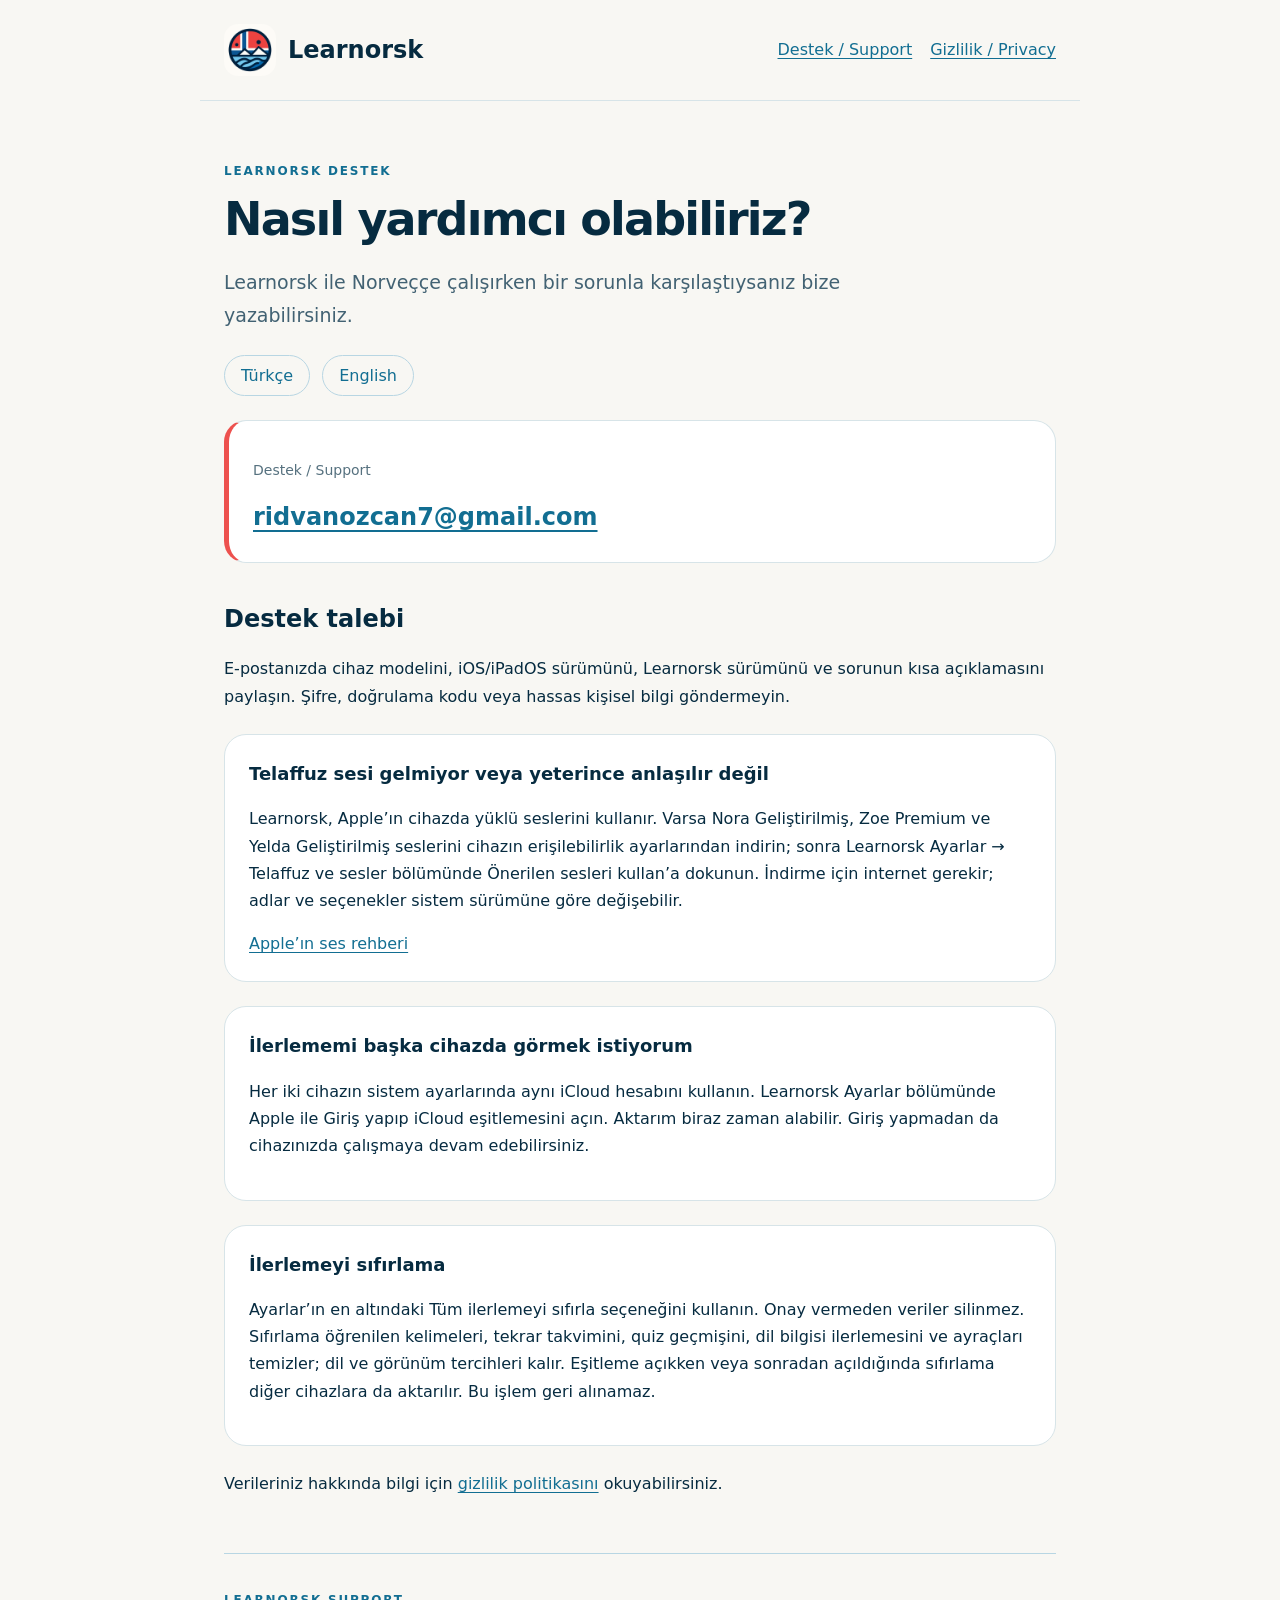
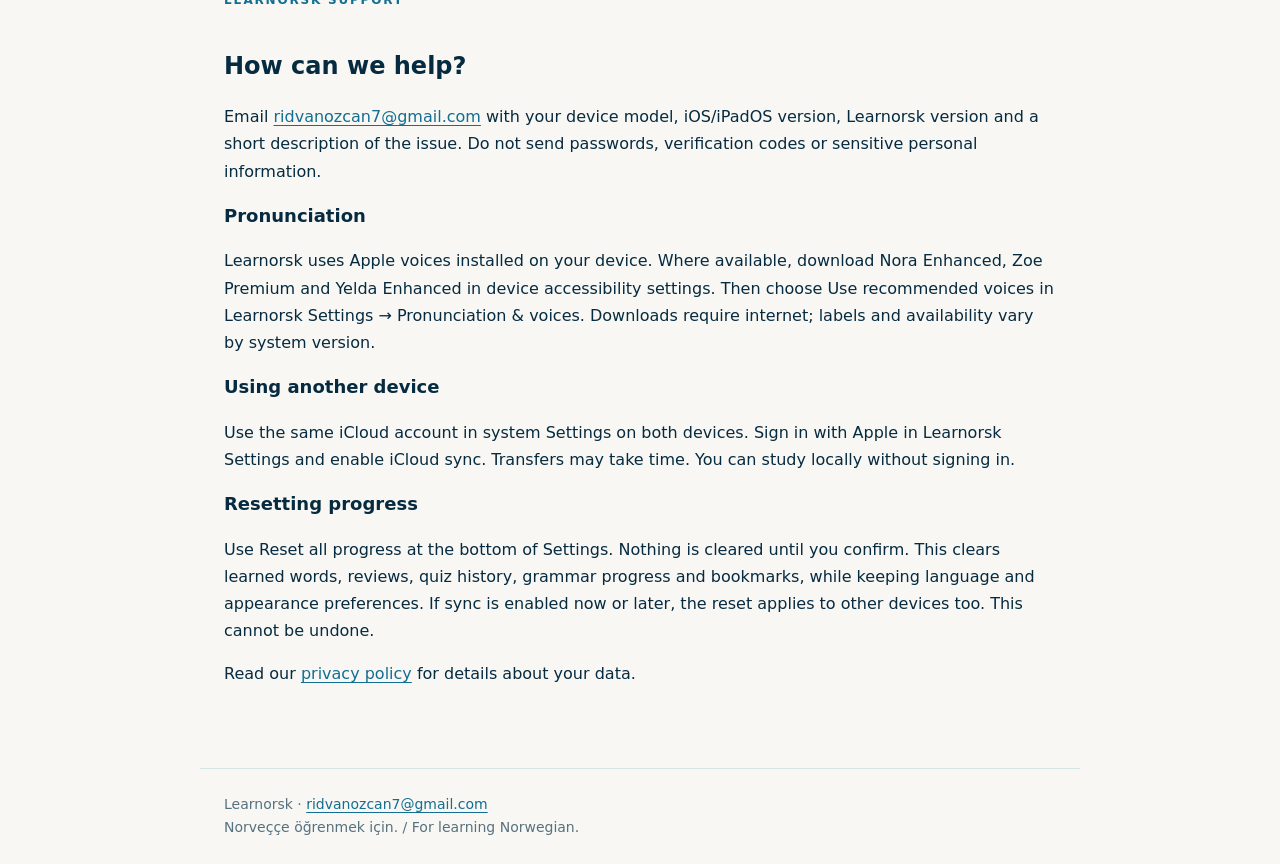
<file: index.html>
<!doctype html><html lang="tr"><head><meta charset="utf-8"><meta name="viewport" content="width=device-width, initial-scale=1"><meta name="description" content="Learnorsk destek ve iletişim bilgileri. Learnorsk support and contact information."><meta http-equiv="Content-Security-Policy" content="default-src 'none'; img-src 'self'; style-src 'self'; base-uri 'none'; form-action 'none'"><title>Destek / Support · Learnorsk</title><link rel="stylesheet" href="styles.css"><link rel="icon" href="brand.png"></head><body><header><a class="brand" href="index.html"><img src="brand.png" alt="" width="52" height="52">Learnorsk</a><nav aria-label="Sayfalar"><a href="index.html">Destek / Support</a><a href="privacy.html">Gizlilik / Privacy</a></nav></header><main><p class="eyebrow">Learnorsk destek</p><h1>Nasıl yardımcı olabiliriz?</h1><p class="lead">Learnorsk ile Norveççe çalışırken bir sorunla karşılaştıysanız bize yazabilirsiniz.</p><div class="languages"><a href="#tr" lang="tr">Türkçe</a><a href="#en" lang="en">English</a></div><div class="contact"><p class="muted">Destek / Support</p><a href="mailto:ridvanozcan7@gmail.com">ridvanozcan7@gmail.com</a></div><section id="tr"><h2>Destek talebi</h2><p>E-postanızda cihaz modelini, iOS/iPadOS sürümünü, Learnorsk sürümünü ve sorunun kısa açıklamasını paylaşın. Şifre, doğrulama kodu veya hassas kişisel bilgi göndermeyin.</p><div class="card"><h3>Telaffuz sesi gelmiyor veya yeterince anlaşılır değil</h3><p>Learnorsk, Apple’ın cihazda yüklü seslerini kullanır. Varsa Nora Geliştirilmiş, Zoe Premium ve Yelda Geliştirilmiş seslerini cihazın erişilebilirlik ayarlarından indirin; sonra Learnorsk Ayarlar → Telaffuz ve sesler bölümünde Önerilen sesleri kullan’a dokunun. İndirme için internet gerekir; adlar ve seçenekler sistem sürümüne göre değişebilir.</p><a href="https://support.apple.com/en-ie/guide/iphone/iph96b214f0/ios">Apple’ın ses rehberi</a></div><div class="card"><h3>İlerlememi başka cihazda görmek istiyorum</h3><p>Her iki cihazın sistem ayarlarında aynı iCloud hesabını kullanın. Learnorsk Ayarlar bölümünde Apple ile Giriş yapıp iCloud eşitlemesini açın. Aktarım biraz zaman alabilir. Giriş yapmadan da cihazınızda çalışmaya devam edebilirsiniz.</p></div><div class="card"><h3>İlerlemeyi sıfırlama</h3><p>Ayarlar’ın en altındaki Tüm ilerlemeyi sıfırla seçeneğini kullanın. Onay vermeden veriler silinmez. Sıfırlama öğrenilen kelimeleri, tekrar takvimini, quiz geçmişini, dil bilgisi ilerlemesini ve ayraçları temizler; dil ve görünüm tercihleri kalır. Eşitleme açıkken veya sonradan açıldığında sıfırlama diğer cihazlara da aktarılır. Bu işlem geri alınamaz.</p></div><p>Verileriniz hakkında bilgi için <a href="privacy.html#tr">gizlilik politikasını</a> okuyabilirsiniz.</p></section><section id="en" class="english" lang="en"><p class="eyebrow">Learnorsk support</p><h2>How can we help?</h2><p>Email <a href="mailto:ridvanozcan7@gmail.com">ridvanozcan7@gmail.com</a> with your device model, iOS/iPadOS version, Learnorsk version and a short description of the issue. Do not send passwords, verification codes or sensitive personal information.</p><h3>Pronunciation</h3><p>Learnorsk uses Apple voices installed on your device. Where available, download Nora Enhanced, Zoe Premium and Yelda Enhanced in device accessibility settings. Then choose Use recommended voices in Learnorsk Settings → Pronunciation &amp; voices. Downloads require internet; labels and availability vary by system version.</p><h3>Using another device</h3><p>Use the same iCloud account in system Settings on both devices. Sign in with Apple in Learnorsk Settings and enable iCloud sync. Transfers may take time. You can study locally without signing in.</p><h3>Resetting progress</h3><p>Use Reset all progress at the bottom of Settings. Nothing is cleared until you confirm. This clears learned words, reviews, quiz history, grammar progress and bookmarks, while keeping language and appearance preferences. If sync is enabled now or later, the reset applies to other devices too. This cannot be undone.</p><p>Read our <a href="privacy.html#en">privacy policy</a> for details about your data.</p></section></main><footer>Learnorsk · <a href="mailto:ridvanozcan7@gmail.com">ridvanozcan7@gmail.com</a><br>Norveççe öğrenmek için. / For learning Norwegian.</footer></body></html>
</file>
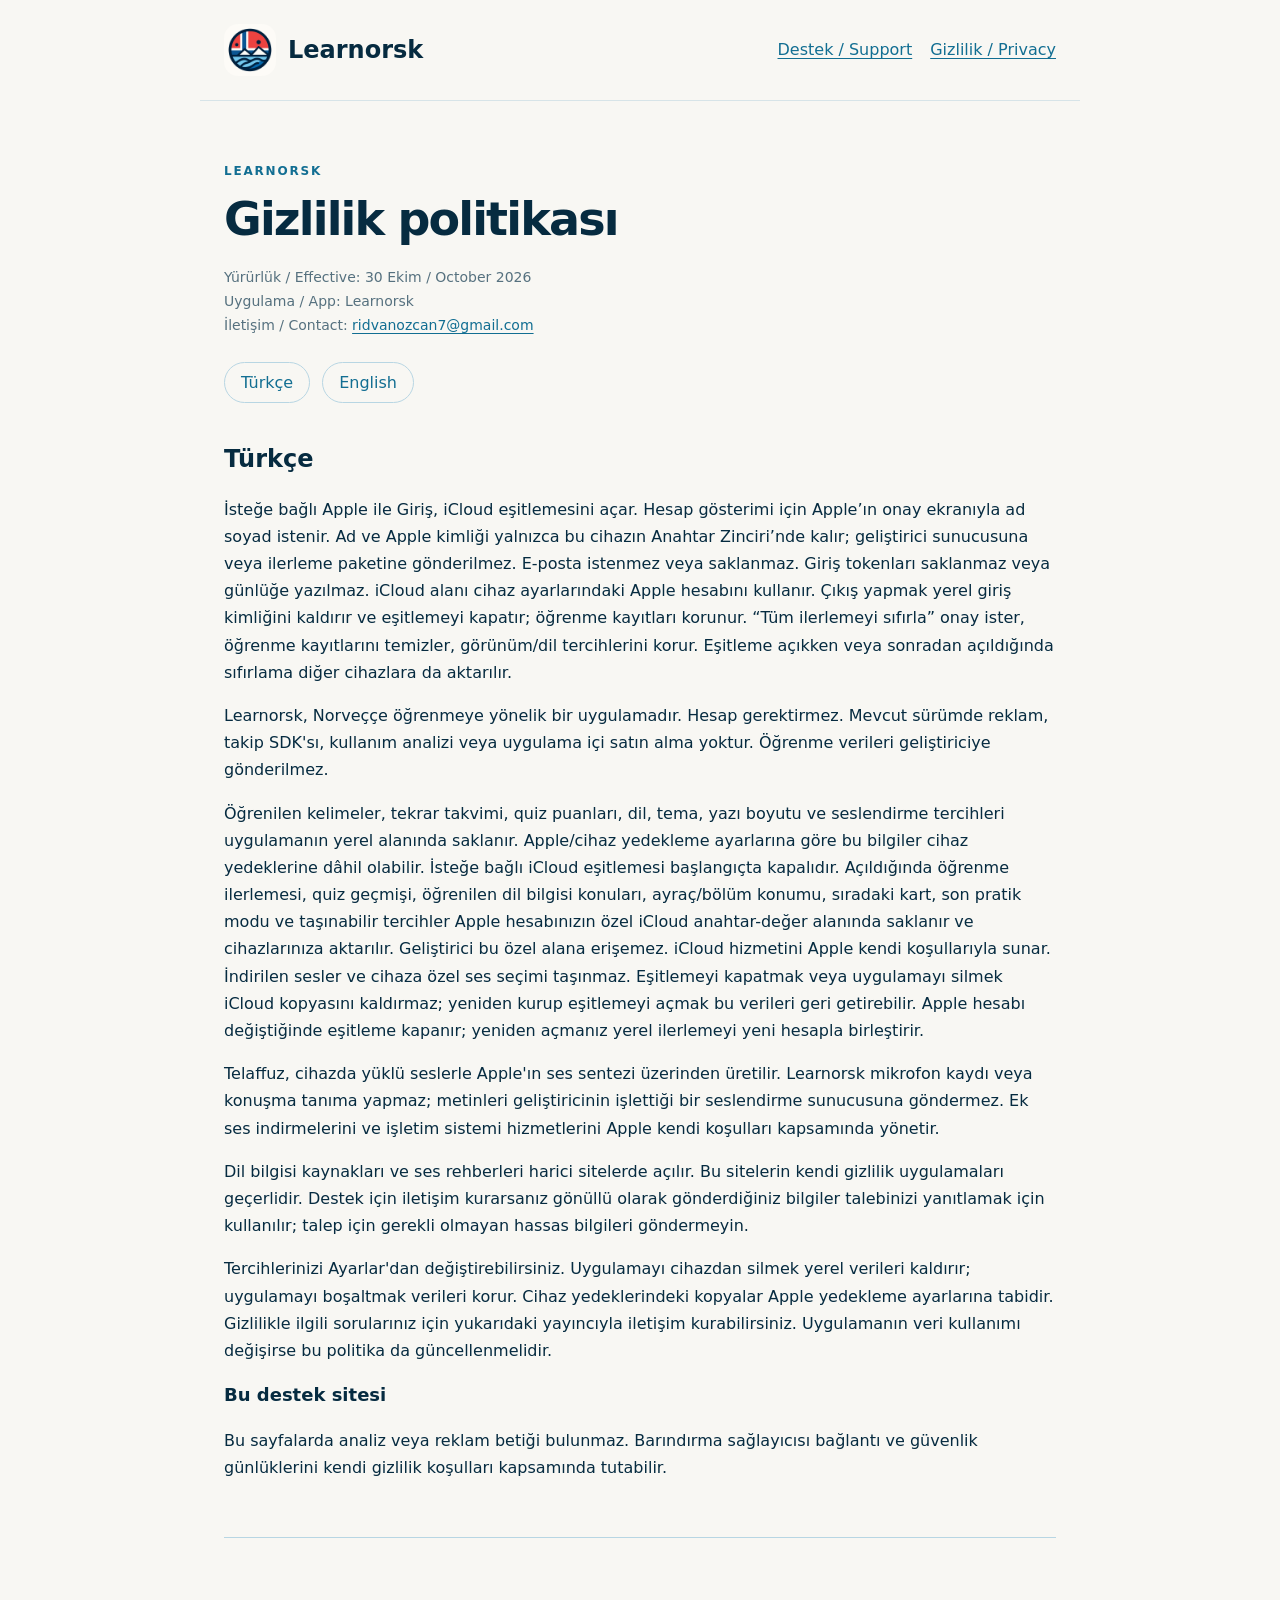
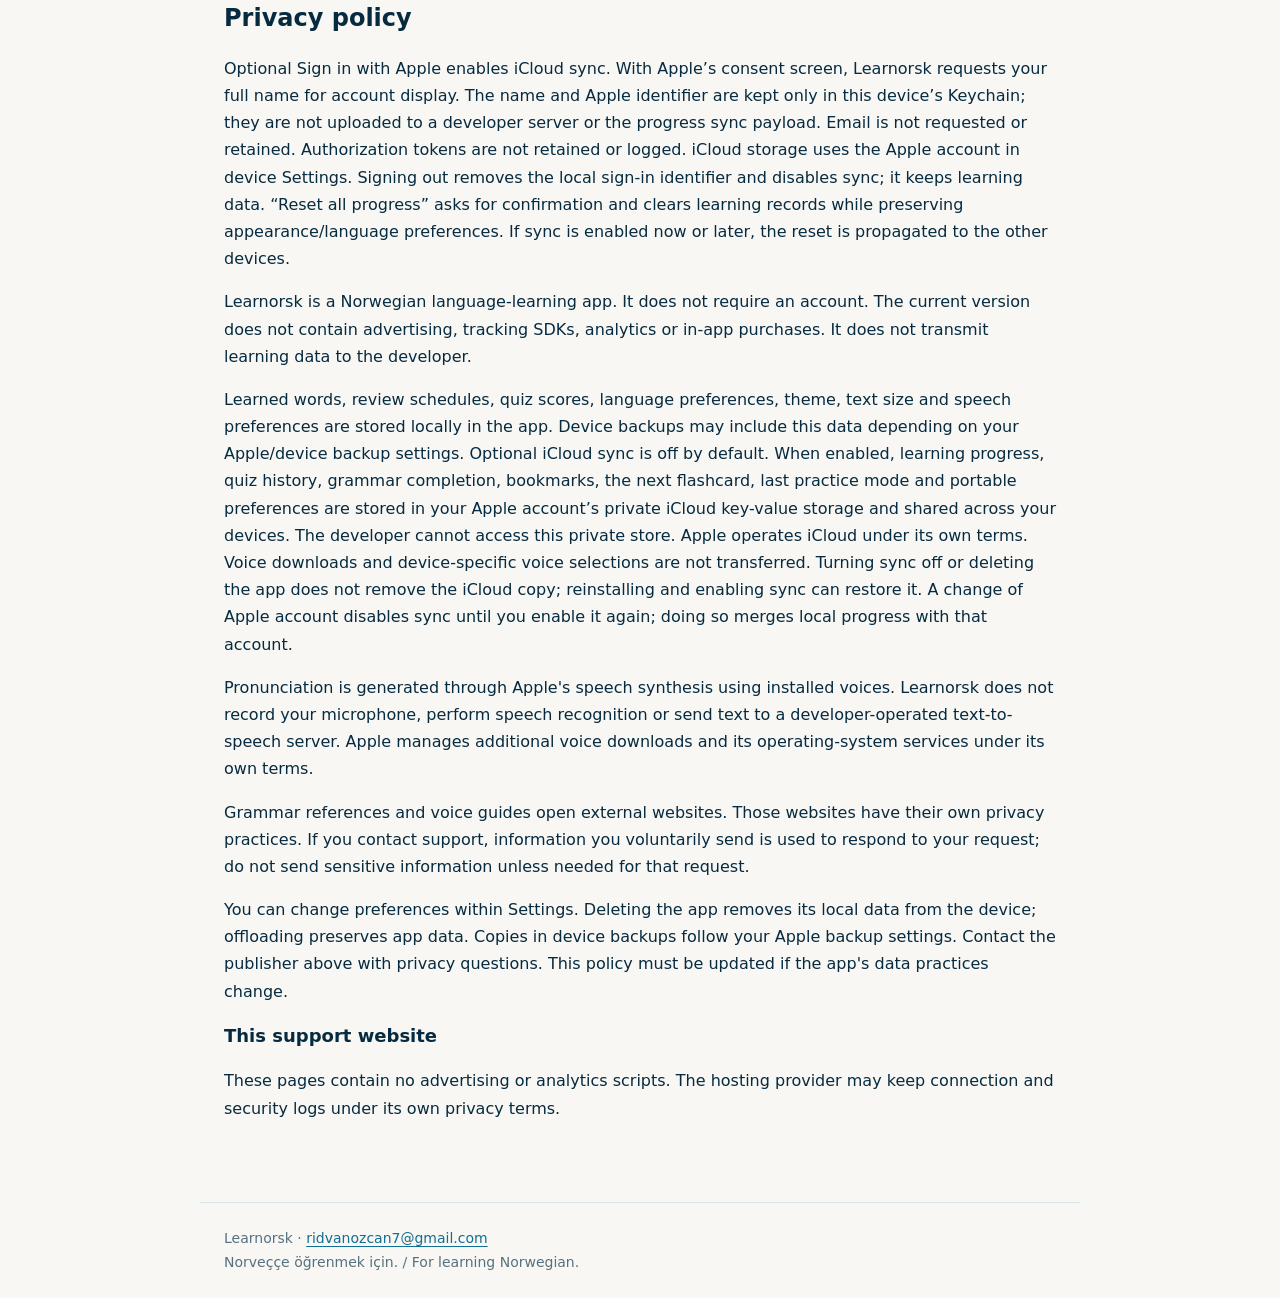
<file: privacy.html>
<!doctype html><html lang="tr"><head><meta charset="utf-8"><meta name="viewport" content="width=device-width, initial-scale=1"><meta name="description" content="Learnorsk gizlilik politikası. Learnorsk privacy policy."><meta http-equiv="Content-Security-Policy" content="default-src 'none'; img-src 'self'; style-src 'self'; base-uri 'none'; form-action 'none'"><title>Gizlilik / Privacy · Learnorsk</title><link rel="stylesheet" href="styles.css"><link rel="icon" href="brand.png"></head><body><header><a class="brand" href="index.html"><img src="brand.png" alt="" width="52" height="52">Learnorsk</a><nav aria-label="Sayfalar"><a href="index.html">Destek / Support</a><a href="privacy.html">Gizlilik / Privacy</a></nav></header><main><p class="eyebrow">Learnorsk</p><h1>Gizlilik politikası</h1><p class="muted">Yürürlük / Effective: 30 Ekim / October 2026<br>Uygulama / App: Learnorsk<br>İletişim / Contact: <a href="mailto:ridvanozcan7@gmail.com">ridvanozcan7@gmail.com</a></p><div class="languages"><a href="#tr" lang="tr">Türkçe</a><a href="#en" lang="en">English</a></div><section id="tr"><h2>Türkçe</h2><p>İsteğe bağlı Apple ile Giriş, iCloud eşitlemesini açar. Hesap gösterimi için Apple’ın onay ekranıyla ad soyad istenir. Ad ve Apple kimliği yalnızca bu cihazın Anahtar Zinciri’nde kalır; geliştirici sunucusuna veya ilerleme paketine gönderilmez. E-posta istenmez veya saklanmaz. Giriş tokenları saklanmaz veya günlüğe yazılmaz. iCloud alanı cihaz ayarlarındaki Apple hesabını kullanır. Çıkış yapmak yerel giriş kimliğini kaldırır ve eşitlemeyi kapatır; öğrenme kayıtları korunur. “Tüm ilerlemeyi sıfırla” onay ister, öğrenme kayıtlarını temizler, görünüm/dil tercihlerini korur. Eşitleme açıkken veya sonradan açıldığında sıfırlama diğer cihazlara da aktarılır.</p>
<p>Learnorsk, Norveççe öğrenmeye yönelik bir uygulamadır. Hesap gerektirmez. Mevcut sürümde reklam, takip SDK&#x27;sı, kullanım analizi veya uygulama içi satın alma yoktur. Öğrenme verileri geliştiriciye gönderilmez.</p>
<p>Öğrenilen kelimeler, tekrar takvimi, quiz puanları, dil, tema, yazı boyutu ve seslendirme tercihleri uygulamanın yerel alanında saklanır. Apple/cihaz yedekleme ayarlarına göre bu bilgiler cihaz yedeklerine dâhil olabilir. İsteğe bağlı iCloud eşitlemesi başlangıçta kapalıdır. Açıldığında öğrenme ilerlemesi, quiz geçmişi, öğrenilen dil bilgisi konuları, ayraç/bölüm konumu, sıradaki kart, son pratik modu ve taşınabilir tercihler Apple hesabınızın özel iCloud anahtar-değer alanında saklanır ve cihazlarınıza aktarılır. Geliştirici bu özel alana erişemez. iCloud hizmetini Apple kendi koşullarıyla sunar. İndirilen sesler ve cihaza özel ses seçimi taşınmaz. Eşitlemeyi kapatmak veya uygulamayı silmek iCloud kopyasını kaldırmaz; yeniden kurup eşitlemeyi açmak bu verileri geri getirebilir. Apple hesabı değiştiğinde eşitleme kapanır; yeniden açmanız yerel ilerlemeyi yeni hesapla birleştirir.</p>
<p>Telaffuz, cihazda yüklü seslerle Apple&#x27;ın ses sentezi üzerinden üretilir. Learnorsk mikrofon kaydı veya konuşma tanıma yapmaz; metinleri geliştiricinin işlettiği bir seslendirme sunucusuna göndermez. Ek ses indirmelerini ve işletim sistemi hizmetlerini Apple kendi koşulları kapsamında yönetir.</p>
<p>Dil bilgisi kaynakları ve ses rehberleri harici sitelerde açılır. Bu sitelerin kendi gizlilik uygulamaları geçerlidir. Destek için iletişim kurarsanız gönüllü olarak gönderdiğiniz bilgiler talebinizi yanıtlamak için kullanılır; talep için gerekli olmayan hassas bilgileri göndermeyin.</p>
<p>Tercihlerinizi Ayarlar&#x27;dan değiştirebilirsiniz. Uygulamayı cihazdan silmek yerel verileri kaldırır; uygulamayı boşaltmak verileri korur. Cihaz yedeklerindeki kopyalar Apple yedekleme ayarlarına tabidir. Gizlilikle ilgili sorularınız için yukarıdaki yayıncıyla iletişim kurabilirsiniz. Uygulamanın veri kullanımı değişirse bu politika da güncellenmelidir.</p><h3>Bu destek sitesi</h3><p>Bu sayfalarda analiz veya reklam betiği bulunmaz. Barındırma sağlayıcısı bağlantı ve güvenlik günlüklerini kendi gizlilik koşulları kapsamında tutabilir.</p></section><section id="en" class="english" lang="en"><h2>Privacy policy</h2><p>Optional Sign in with Apple enables iCloud sync. With Apple’s consent screen, Learnorsk requests your full name for account display. The name and Apple identifier are kept only in this device’s Keychain; they are not uploaded to a developer server or the progress sync payload. Email is not requested or retained. Authorization tokens are not retained or logged. iCloud storage uses the Apple account in device Settings. Signing out removes the local sign-in identifier and disables sync; it keeps learning data. “Reset all progress” asks for confirmation and clears learning records while preserving appearance/language preferences. If sync is enabled now or later, the reset is propagated to the other devices.</p>
<p>Learnorsk is a Norwegian language-learning app. It does not require an account. The current version does not contain advertising, tracking SDKs, analytics or in-app purchases. It does not transmit learning data to the developer.</p>
<p>Learned words, review schedules, quiz scores, language preferences, theme, text size and speech preferences are stored locally in the app. Device backups may include this data depending on your Apple/device backup settings. Optional iCloud sync is off by default. When enabled, learning progress, quiz history, grammar completion, bookmarks, the next flashcard, last practice mode and portable preferences are stored in your Apple account’s private iCloud key-value storage and shared across your devices. The developer cannot access this private store. Apple operates iCloud under its own terms. Voice downloads and device-specific voice selections are not transferred. Turning sync off or deleting the app does not remove the iCloud copy; reinstalling and enabling sync can restore it. A change of Apple account disables sync until you enable it again; doing so merges local progress with that account.</p>
<p>Pronunciation is generated through Apple&#x27;s speech synthesis using installed voices. Learnorsk does not record your microphone, perform speech recognition or send text to a developer-operated text-to-speech server. Apple manages additional voice downloads and its operating-system services under its own terms.</p>
<p>Grammar references and voice guides open external websites. Those websites have their own privacy practices. If you contact support, information you voluntarily send is used to respond to your request; do not send sensitive information unless needed for that request.</p>
<p>You can change preferences within Settings. Deleting the app removes its local data from the device; offloading preserves app data. Copies in device backups follow your Apple backup settings. Contact the publisher above with privacy questions. This policy must be updated if the app&#x27;s data practices change.</p><h3>This support website</h3><p>These pages contain no advertising or analytics scripts. The hosting provider may keep connection and security logs under its own privacy terms.</p></section></main><footer>Learnorsk · <a href="mailto:ridvanozcan7@gmail.com">ridvanozcan7@gmail.com</a><br>Norveççe öğrenmek için. / For learning Norwegian.</footer></body></html>
</file>
<file: styles.css>
*{box-sizing:border-box}html{scroll-behavior:smooth}body{margin:0;background:#f8f7f3;color:#062b40;font-family:system-ui,-apple-system,BlinkMacSystemFont,"Segoe UI",sans-serif;line-height:1.7}a{color:#126e92;text-underline-offset:.2em}a:hover{color:#d84848}header,main,footer{max-width:880px;margin:auto;padding:24px}header{display:flex;align-items:center;justify-content:space-between;gap:16px;border-bottom:1px solid #d7e4e8}.brand{display:flex;align-items:center;gap:12px;font-size:24px;font-weight:800;text-decoration:none;color:#062b40}.brand img{width:52px;height:52px;border-radius:14px}nav{display:flex;gap:18px;flex-wrap:wrap}main{padding-top:48px;padding-bottom:64px}h1{font-size:clamp(32px,6vw,46px);line-height:1.15;letter-spacing:-.04em;margin:12px 0 20px}h2{font-size:24px;margin:36px 0 12px}h3{font-size:18px;margin:0 0 10px}.eyebrow{font-size:12px;font-weight:750;letter-spacing:.15em;text-transform:uppercase;color:#126e92}.lead{font-size:19px;color:#426273;max-width:660px}.contact,.card{background:#fff;border:1px solid #d7e4e8;border-radius:22px;padding:24px;margin:24px 0}.contact{border-left:5px solid #ed514e}.contact a{font-size:clamp(17px,4vw,24px);font-weight:700;overflow-wrap:anywhere}.languages{display:flex;gap:12px;margin:24px 0}.languages a{border:1px solid #b8d6e3;border-radius:999px;padding:6px 16px;text-decoration:none}.muted,footer{color:#56717f;font-size:14px}section{scroll-margin-top:24px}footer{border-top:1px solid #d7e4e8}.english{margin-top:56px;padding-top:24px;border-top:1px solid #b8d6e3}li+li{margin-top:8px}:focus-visible{outline:3px solid #ed514e;outline-offset:4px}@media(max-width:560px){header{align-items:flex-start;flex-direction:column}header,main,footer{padding-left:20px;padding-right:20px}.card,.contact{padding:20px}}@media(prefers-reduced-motion:reduce){html{scroll-behavior:auto}}
</file>
